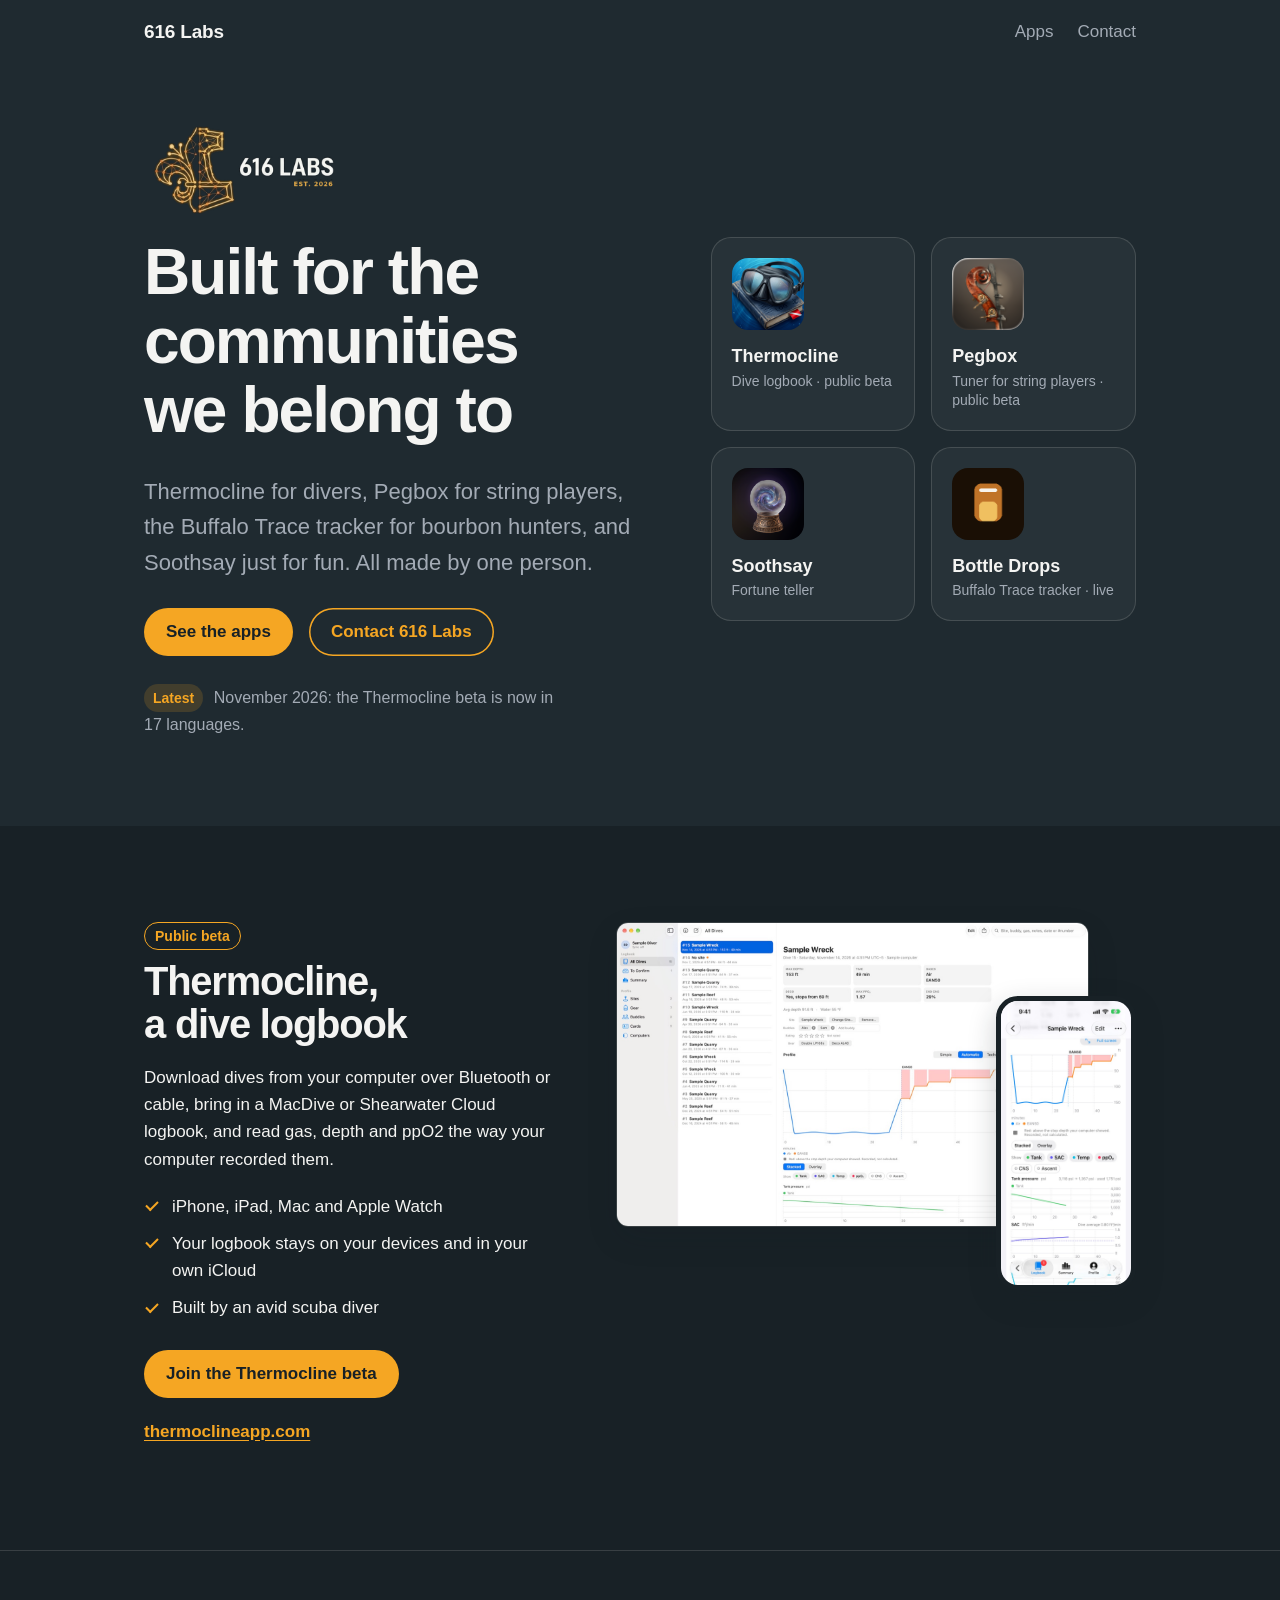
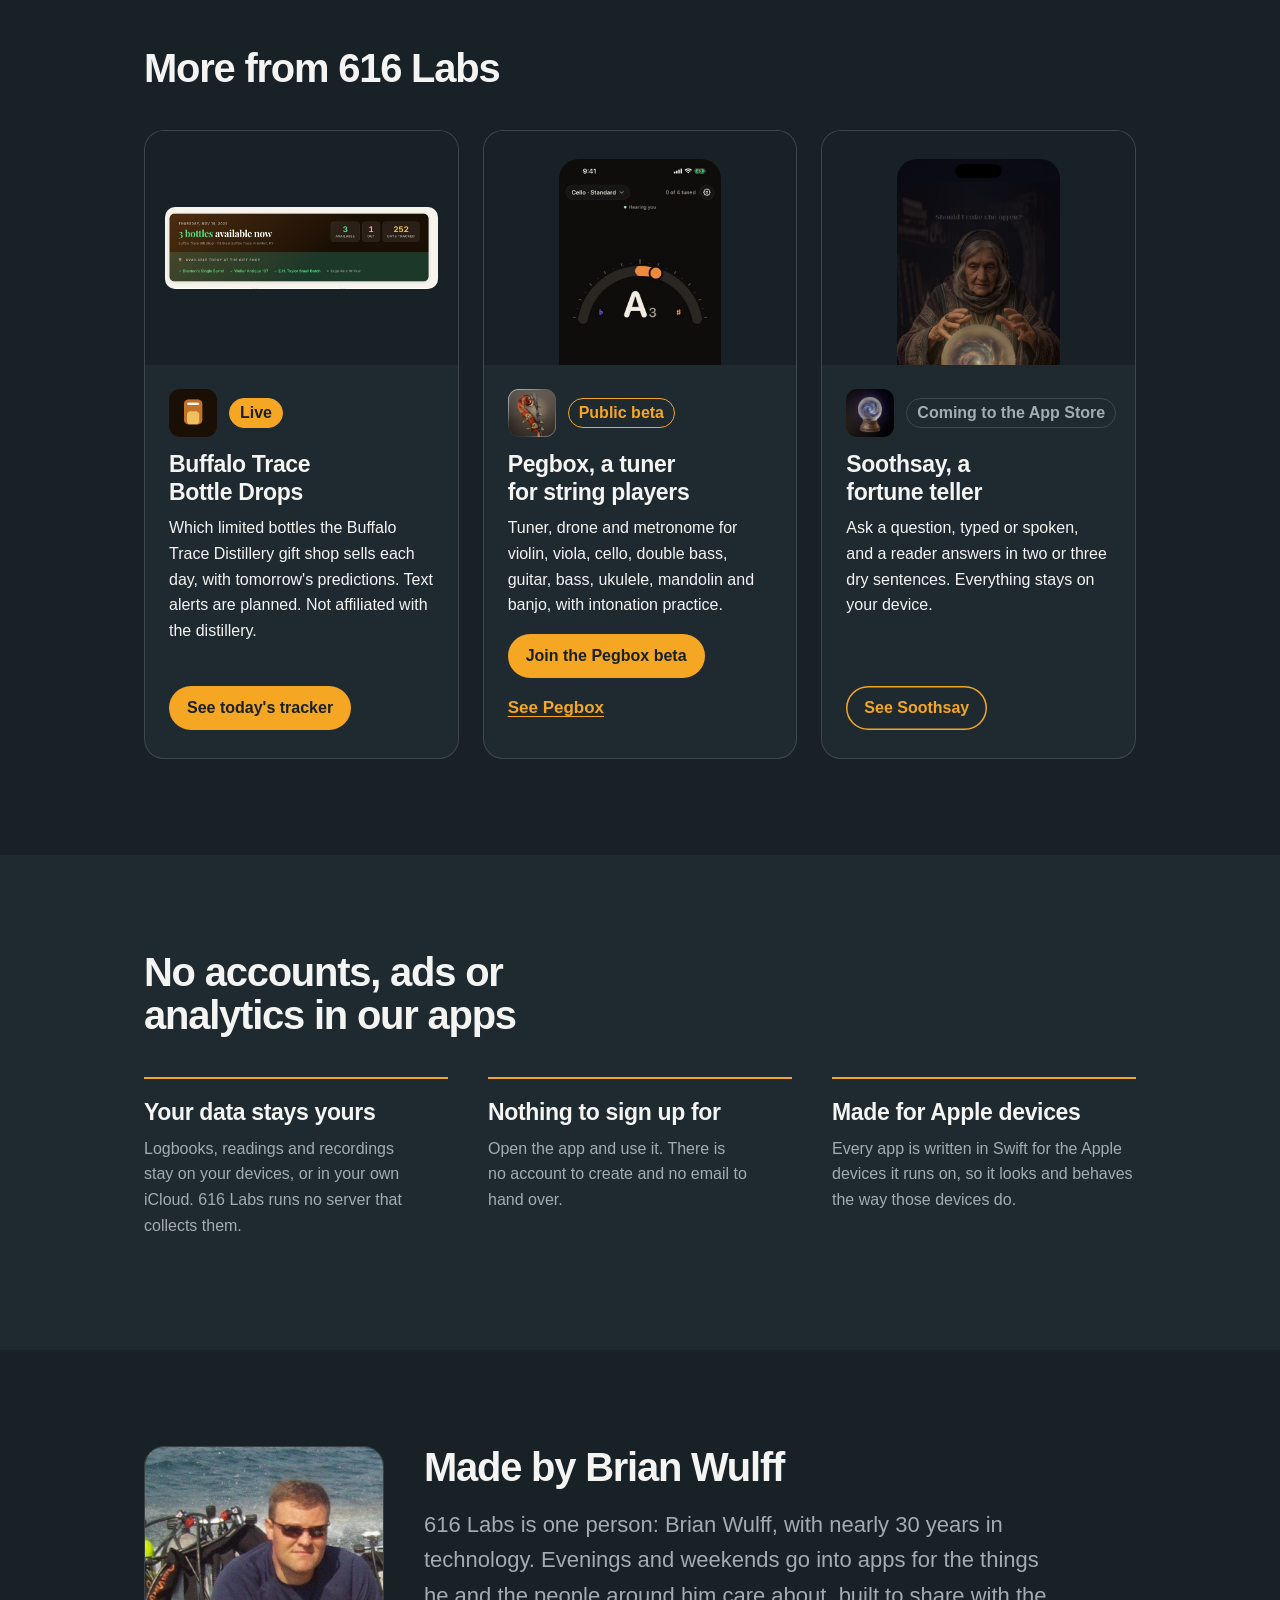
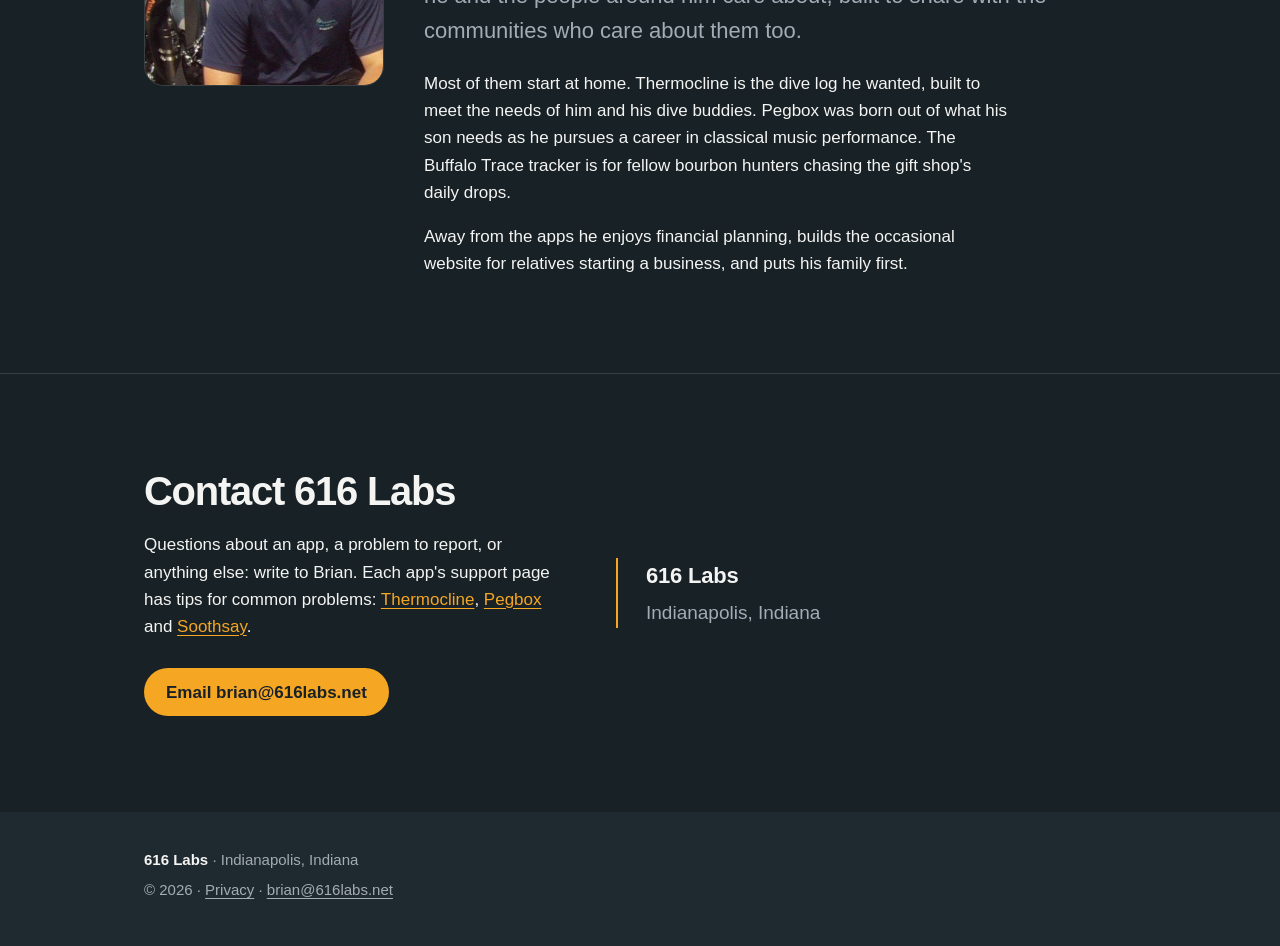
<file: index.html>
<!doctype html>
<html lang="en">
<head>
  <meta charset="utf-8">
  <meta name="viewport" content="width=device-width, initial-scale=1">
  <title>616 Labs: built for the communities we belong to</title>
  <meta name="description" content="616 Labs is a small software company in Indianapolis, Indiana. It makes Thermocline, a dive logbook; Pegbox, a tuner for string players; Soothsay; and the Buffalo Trace Bottle Drops tracker.">
  <link rel="canonical" href="https://616labs.net/">
  <meta name="theme-color" content="#1f2a30">
  <meta property="og:type" content="website">
  <meta property="og:site_name" content="616 Labs">
  <meta property="og:title" content="616 Labs: built for the communities we belong to">
  <meta property="og:description" content="616 Labs makes Thermocline, Pegbox and Soothsay for Apple devices, and the Buffalo Trace Bottle Drops tracker.">
  <meta property="og:url" content="https://616labs.net/">
  <meta property="og:image" content="https://616labs.net/images/og-card.jpg">
  <meta property="og:image:width" content="1200">
  <meta property="og:image:height" content="630">
  <meta property="og:image:alt" content="616 Labs logo: a fleur-de-lis and Thor's hammer joined on one line, est. 2026">
  <meta name="twitter:card" content="summary_large_image">
  <meta name="twitter:title" content="616 Labs: built for the communities we belong to">
  <meta name="twitter:description" content="616 Labs makes Thermocline, Pegbox and Soothsay for Apple devices, and the Buffalo Trace Bottle Drops tracker.">
  <meta name="twitter:image" content="https://616labs.net/images/og-card.jpg">
  <link rel="icon" href="favicon.svg" type="image/svg+xml">
  <link rel="icon" href="favicon-32.png" type="image/png" sizes="32x32">
  <link rel="apple-touch-icon" href="apple-touch-icon.png">
  <link rel="stylesheet" href="styles.css?v=9">
  <script type="application/ld+json">
  {
    "@context": "https://schema.org",
    "@type": "Organization",
    "name": "616 Labs",
    "alternateName": "616Labs",
    "url": "https://616labs.net/",
    "email": "brian@616labs.net",
    "address": { "@type": "PostalAddress", "addressLocality": "Indianapolis", "addressRegion": "IN", "addressCountry": "US" },
    "founder": { "@type": "Person", "name": "Brian Wulff" }
  }
  </script>
</head>
<body>
  <a class="skip" href="#main">Skip to content</a>

  <header class="site-header">
    <div class="wrap">
      <a class="brand" href="./" aria-label="616 Labs home"><span class="brand-name">616 Labs</span></a>
      <nav class="site-nav" aria-label="Main">
        <a href="#apps">Apps</a>
        <a href="#contact">Contact</a>
      </nav>
    </div>
  </header>

  <main id="main">
    <section class="hero-band" aria-labelledby="hero-title">
      <div class="wrap hero-grid">
        <div class="hero-copy">
          <div class="hero-logo">
            <img src="images/brand/lockup-transparent-640.png" width="640" height="271" alt="616 Labs, est. 2026" fetchpriority="high">
          </div>
          <h1 id="hero-title">Built for the communities we belong to</h1>
          <p class="lede">Thermocline for divers, Pegbox for string players, the Buffalo Trace tracker for bourbon hunters, and Soothsay just for fun. All made by one person.</p>
          <div class="actions">
            <a class="button" href="#apps">See the apps</a>
            <a class="button secondary" href="#contact">Contact 616 Labs</a>
          </div>
          <p class="news"><span class="news-label">Latest</span> <time datetime="2026-11">November 2026</time>: the Thermocline beta is now in 17 languages.</p>
        </div>
        <ul class="hero-apps" aria-label="Our apps">
          <li><a href="#apps"><img src="images/thermocline-icon.png" width="72" height="72" alt=""><span class="app-name">Thermocline</span><span class="app-kind">Dive logbook · public beta</span></a></li>
          <li><a href="pegbox/"><img src="images/pegbox-icon.png" width="72" height="72" alt=""><span class="app-name">Pegbox</span><span class="app-kind">Tuner for string players · public beta</span></a></li>
          <li><a href="soothsay/"><img src="images/soothsay-icon.png" width="72" height="72" alt=""><span class="app-name">Soothsay</span><span class="app-kind">Fortune teller</span></a></li>
          <li><a href="https://buffalotracebottledrops.com/"><img src="images/buffalo-trace-icon.png" width="72" height="72" alt=""><span class="app-name">Bottle Drops</span><span class="app-kind">Buffalo Trace tracker · live</span></a></li>
        </ul>
      </div>
    </section>

    <section id="apps" class="flagship" aria-labelledby="thermocline-title">
      <div class="wrap split">
        <div class="split-copy">
          <p class="stage beta">Public beta</p>
          <h2 id="thermocline-title">Thermocline, a dive logbook</h2>
          <p>Download dives from your computer over Bluetooth or cable, bring in a MacDive or Shearwater Cloud logbook, and read gas, depth and ppO2 the way your computer recorded them.</p>
          <ul class="ticks">
            <li>iPhone, iPad, Mac and Apple Watch</li>
            <li>Your logbook stays on your devices and in your own iCloud</li>
            <li>Built by an avid scuba diver</li>
          </ul>
          <div class="actions">
            <a class="button" href="https://testflight.apple.com/join/ygF4ngNd">Join the Thermocline beta</a>
            <a class="text-link" href="https://thermoclineapp.com/">thermoclineapp.com</a>
          </div>
        </div>
        <figure class="devices">
          <img class="device-mac" src="images/products/thermocline-mac.jpg" width="1400" height="902" alt="Thermocline on a Mac: a 153 ft wreck dive with its depth profile, gases and decompression stops" loading="lazy">
          <img class="device-phone" src="images/products/thermocline-iphone.jpg" width="600" height="1304" alt="Thermocline on iPhone: the same dive's profile with tank pressure and SAC charts" loading="lazy">
        </figure>
      </div>
    </section>

    <section class="more" aria-labelledby="more-title">
      <div class="wrap">
        <h2 id="more-title">More from 616 Labs</h2>
        <ul class="cards">
          <li class="card">
            <div class="card-shot shot-wide"><img src="images/products/buffalo-trace.jpg" width="1000" height="300" alt="The Buffalo Trace Bottle Drops tracker showing three bottles available today" loading="lazy"></div>
            <div class="card-body">
              <div class="card-head"><img class="card-icon" src="images/buffalo-trace-icon.png" width="48" height="48" alt="" loading="lazy"><p class="stage live">Live</p></div>
              <h3>Buffalo Trace Bottle Drops</h3>
              <p>Which limited bottles the Buffalo Trace Distillery gift shop sells each day, with tomorrow's predictions. Text alerts are planned. Not affiliated with the distillery.</p>
              <a class="button small" href="https://buffalotracebottledrops.com/">See today's tracker</a>
            </div>
          </li>
          <li class="card">
            <div class="card-shot shot-phone"><img src="images/products/pegbox.jpg" width="506" height="1100" alt="Pegbox tuning a cello A string" loading="lazy"></div>
            <div class="card-body">
              <div class="card-head"><img class="card-icon" src="images/pegbox-icon.png" width="48" height="48" alt="" loading="lazy"><p class="stage beta">Public beta</p></div>
              <h3>Pegbox, a tuner for string players</h3>
              <p>Tuner, drone and metronome for violin, viola, cello, double bass, guitar, bass, ukulele, mandolin and banjo, with intonation practice.</p>
              <div class="card-actions">
                <a class="button small" href="https://testflight.apple.com/join/WEqycQEb">Join the Pegbox beta</a>
                <a class="text-link" href="pegbox/">See Pegbox</a>
              </div>
            </div>
          </li>
          <li class="card">
            <div class="card-shot shot-phone"><img src="images/products/soothsay.jpg" width="506" height="1100" alt="Soothsay's reader answering a question over the crystal ball" loading="lazy"></div>
            <div class="card-body">
              <div class="card-head"><img class="card-icon" src="images/soothsay-icon.png" width="48" height="48" alt="" loading="lazy"><p class="stage">Coming to the App Store</p></div>
              <h3>Soothsay, a fortune teller</h3>
              <p>Ask a question, typed or spoken, and a reader answers in two or three dry sentences. Everything stays on your device.</p>
              <a class="button small secondary" href="soothsay/">See Soothsay</a>
            </div>
          </li>
        </ul>
      </div>
    </section>

    <section class="principles" aria-labelledby="principles-title">
      <div class="wrap">
        <h2 id="principles-title">No accounts, ads or analytics in our apps</h2>
        <ul class="principle-list">
          <li>
            <h3>Your data stays yours</h3>
            <p>Logbooks, readings and recordings stay on your devices, or in your own iCloud. 616 Labs runs no server that collects them.</p>
          </li>
          <li>
            <h3>Nothing to sign up for</h3>
            <p>Open the app and use it. There is no account to create and no email to hand over.</p>
          </li>
          <li>
            <h3>Made for Apple devices</h3>
            <p>Every app is written in Swift for the Apple devices it runs on, so it looks and behaves the way those devices do.</p>
          </li>
        </ul>
      </div>
    </section>

    <section class="maker-band" aria-labelledby="maker-title">
      <div class="wrap maker-row">
        <img class="maker-photo" src="images/people/brian-wulff.jpg" width="639" height="639" alt="Brian Wulff on a dive boat, with tanks and dive gear behind him" loading="lazy">
        <div>
          <h2 id="maker-title">Made by Brian Wulff</h2>
          <p class="lede">616 Labs is one person: Brian Wulff, with nearly 30 years in technology. Evenings and weekends go into apps for the things he and the people around him care about, built to share with the communities who care about them too.</p>
          <p>Most of them start at home. Thermocline is the dive log he wanted, built to meet the needs of him and his dive buddies. Pegbox was born out of what his son needs as he pursues a career in classical music performance. The Buffalo Trace tracker is for fellow bourbon hunters chasing the gift shop's daily drops.</p>
          <p>Away from the apps he enjoys financial planning, builds the occasional website for relatives starting a business, and puts his family first.</p>
        </div>
      </div>
    </section>

    <section id="contact" class="contact" aria-labelledby="contact-title">
      <div class="wrap split">
        <div class="split-copy">
          <h2 id="contact-title">Contact 616 Labs</h2>
          <p>Questions about an app, a problem to report, or anything else: write to Brian. Each app's support page has tips for common problems: <a href="https://thermoclineapp.com/support.html">Thermocline</a>, <a href="pegbox/#support">Pegbox</a> and <a href="soothsay/#support">Soothsay</a>.</p>
          <div class="actions">
            <a class="button" href="mailto:brian@616labs.net">Email brian@616labs.net</a>
          </div>
        </div>
        <address class="company">
          <strong>616 Labs</strong>
          Indianapolis, Indiana
        </address>
      </div>
    </section>
  </main>

  <footer class="site-footer">
    <div class="wrap">
      <p><strong>616 Labs</strong> · Indianapolis, Indiana</p>
      <p>© 2026 · <a href="privacy.html">Privacy</a> · <a href="mailto:brian@616labs.net">brian@616labs.net</a></p>
    </div>
  </footer>
</body>
</html>
</file>
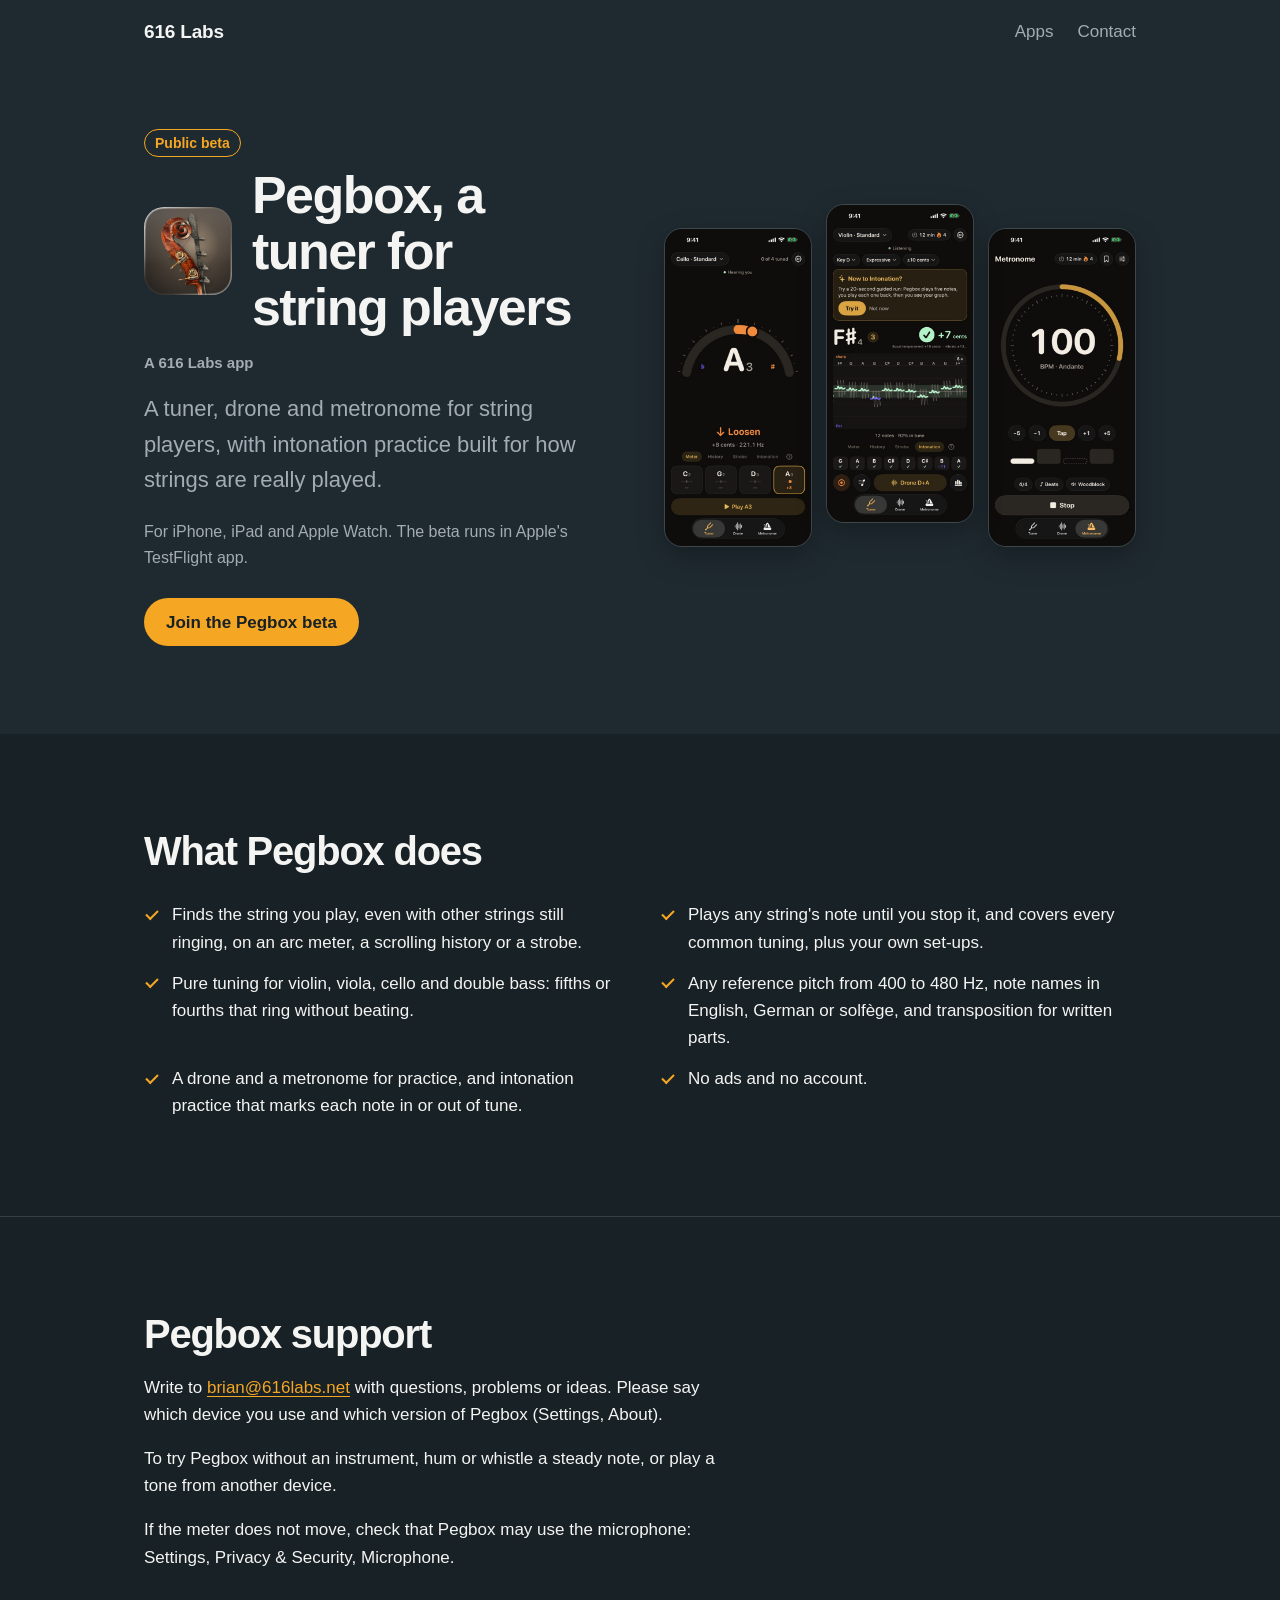
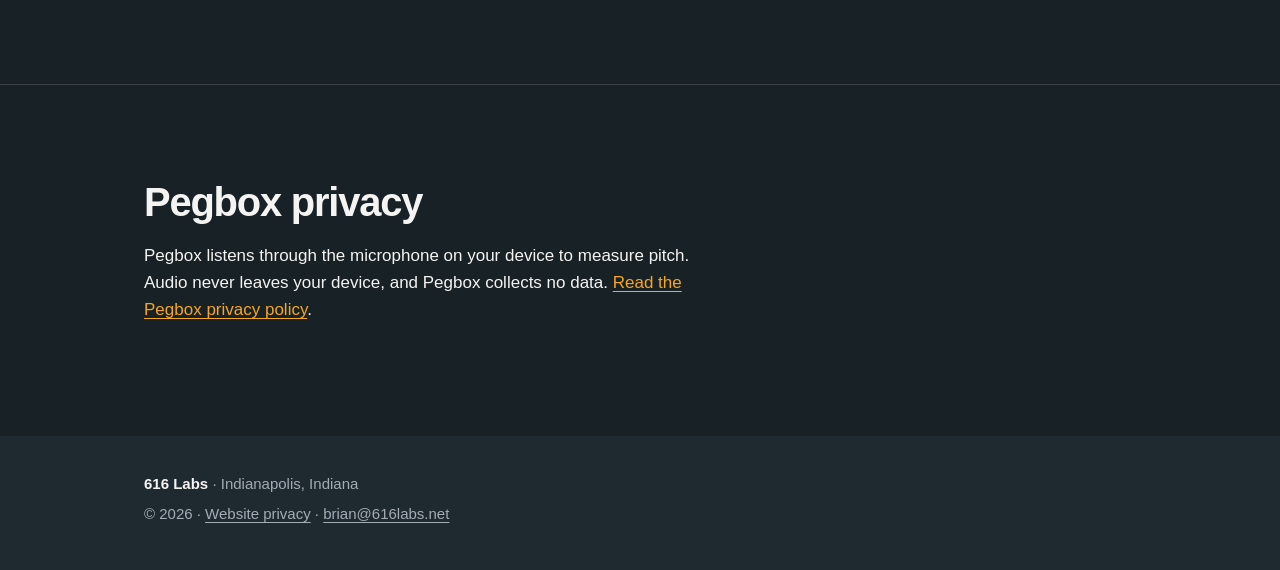
<file: pegbox/index.html>
<!doctype html>
<html lang="en">
<head>
  <meta charset="utf-8">
  <meta name="viewport" content="width=device-width, initial-scale=1">
  <title>Pegbox: a tuner and practice app for string players</title>
  <meta name="description" content="Pegbox is a tuner, drone and metronome for violin, viola, cello, double bass, guitar, bass, ukulele, mandolin and banjo, with intonation practice. For iPhone, iPad and Apple Watch. Coming to the App Store.">
  <link rel="canonical" href="https://616labs.net/pegbox/">
  <meta name="theme-color" content="#1f2a30">
  <meta property="og:type" content="website">
  <meta property="og:site_name" content="616 Labs">
  <meta property="og:title" content="Pegbox: a tuner and practice app for string players">
  <meta property="og:description" content="Pegbox is a tuner, drone and metronome for violin, viola, cello, double bass, guitar, bass, ukulele, mandolin and banjo, with intonation practice. For iPhone, iPad and Apple Watch. Coming to the App Store.">
  <meta property="og:url" content="https://616labs.net/pegbox/">
  <meta property="og:image" content="https://616labs.net/images/og-card.jpg">
  <meta property="og:image:width" content="1200">
  <meta property="og:image:height" content="630">
  <meta property="og:image:alt" content="616 Labs logo: a fleur-de-lis and Thor\'s hammer joined on one line, est. 2026">
  <meta name="twitter:card" content="summary_large_image">
  <meta name="twitter:title" content="Pegbox: a tuner and practice app for string players">
  <meta name="twitter:description" content="Pegbox is a tuner, drone and metronome for violin, viola, cello, double bass, guitar, bass, ukulele, mandolin and banjo, with intonation practice. For iPhone, iPad and Apple Watch. Coming to the App Store.">
  <meta name="twitter:image" content="https://616labs.net/images/og-card.jpg">
  <link rel="icon" href="../favicon.svg" type="image/svg+xml">
  <link rel="icon" href="../favicon-32.png" type="image/png" sizes="32x32">
  <link rel="apple-touch-icon" href="../apple-touch-icon.png">
  <link rel="stylesheet" href="../styles.css?v=9">
</head>
<body>
  <a class="skip" href="#main">Skip to content</a>

  <header class="site-header">
    <div class="wrap">
      <a class="brand" href="../" aria-label="616 Labs home"><span class="brand-name">616 Labs</span></a>
      <nav class="site-nav" aria-label="Main">
        <a href="../#apps">Apps</a>
        <a href="../#contact">Contact</a>
      </nav>
    </div>
  </header>

  <main id="main">
    <section class="hero-band app-hero" aria-labelledby="app-title">
      <div class="wrap app-grid">
        <div class="app-copy">
        <p class="stage beta">Public beta</p>
        <div class="head">
          <img src="../images/pegbox-icon.png" width="96" height="96" alt="Pegbox app icon">
          <h1 id="app-title">Pegbox, a tuner for string players</h1>
        </div>
        <p class="maker">A 616 Labs app</p>
        <p class="lede">A tuner, drone and metronome for string players, with intonation practice built for how strings are really played.</p>
        <p class="fact">For iPhone, iPad and Apple Watch. The beta runs in Apple's TestFlight app.</p>
        <div class="actions">
          <a class="button" href="https://testflight.apple.com/join/WEqycQEb">Join the Pegbox beta</a>
        </div>
        </div>
        <ul class="shots">
          <li><img src="images/shot-1.jpg" width="506" height="1100" alt="The Pegbox tuner showing a cello A string 8 cents sharp, with a prompt to loosen it" loading="lazy"></li>
          <li><img src="images/shot-2.jpg" width="506" height="1100" alt="The Pegbox intonation view" loading="lazy"></li>
          <li><img src="images/shot-3.jpg" width="506" height="1100" alt="The Pegbox metronome" loading="lazy"></li>
        </ul>
      </div>
    </section>

    <section aria-labelledby="what-title">
      <div class="wrap">
        <h2 id="what-title">What Pegbox does</h2>
        <ul class="ticks features">
          <li>Finds the string you play, even with other strings still ringing, on an arc meter, a scrolling history or a strobe.</li>
          <li>Plays any string's note until you stop it, and covers every common tuning, plus your own set-ups.</li>
          <li>Pure tuning for violin, viola, cello and double bass: fifths or fourths that ring without beating.</li>
          <li>Any reference pitch from 400 to 480&nbsp;Hz, note names in English, German or solfège, and transposition for written parts.</li>
          <li>A drone and a metronome for practice, and intonation practice that marks each note in or out of tune.</li>
          <li>No ads and no account.</li>
        </ul>
      </div>
    </section>

    <section id="support" aria-labelledby="support-title">
      <div class="wrap">
        <h2 id="support-title">Pegbox support</h2>
        <p>Write to <a href="mailto:brian@616labs.net">brian@616labs.net</a> with questions, problems or ideas. Please say which device you use and which version of Pegbox (Settings, About).</p>
        <p>To try Pegbox without an instrument, hum or whistle a steady note, or play a tone from another device.</p>
        <p>If the meter does not move, check that Pegbox may use the microphone: Settings, Privacy &amp; Security, Microphone.</p>
      </div>
    </section>

    <section id="privacy" aria-labelledby="privacy-title">
      <div class="wrap">
        <h2 id="privacy-title">Pegbox privacy</h2>
        <p>Pegbox listens through the microphone on your device to measure pitch. Audio never leaves your device, and Pegbox collects no data. <a href="privacy.html">Read the Pegbox privacy policy</a>.</p>
      </div>
    </section>
  </main>

  <footer class="site-footer">
    <div class="wrap">
      <p><strong>616 Labs</strong> · Indianapolis, Indiana</p>
      <p>© 2026 · <a href="../privacy.html">Website privacy</a> · <a href="mailto:brian@616labs.net">brian@616labs.net</a></p>
    </div>
  </footer>
</body>
</html>
</file>
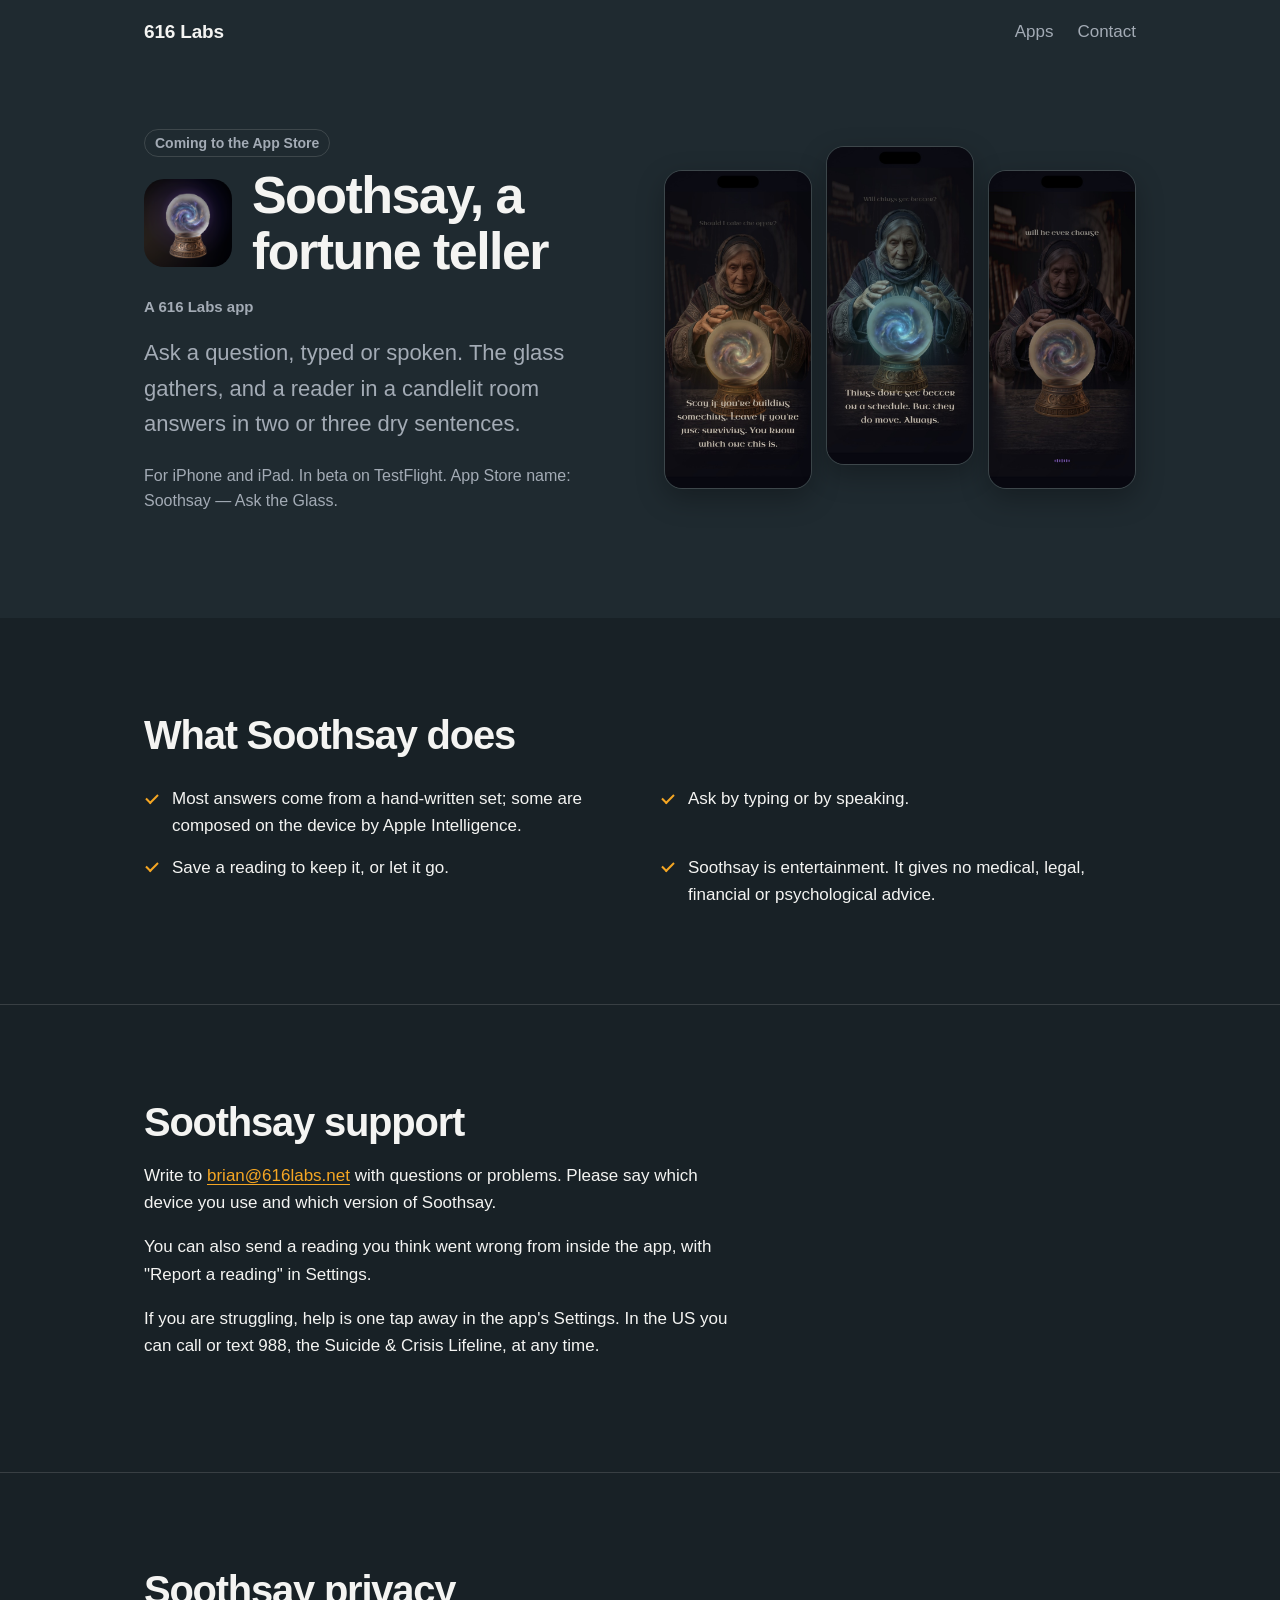
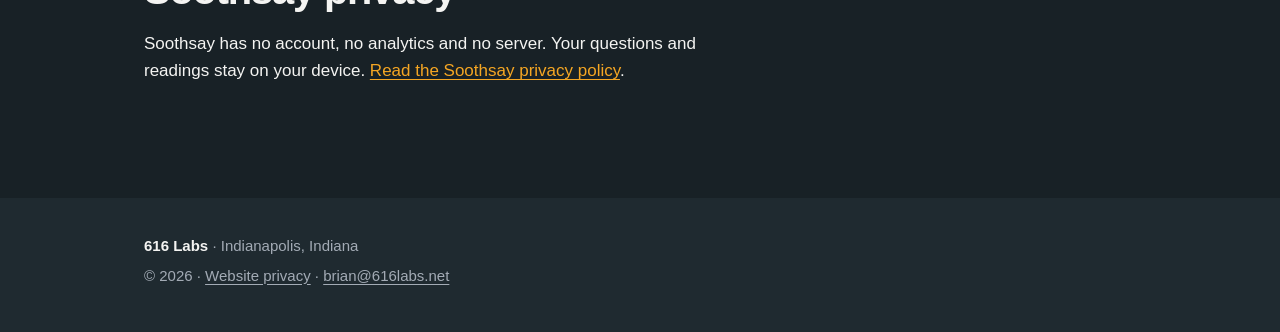
<file: soothsay/index.html>
<!doctype html>
<html lang="en">
<head>
  <meta charset="utf-8">
  <meta name="viewport" content="width=device-width, initial-scale=1">
  <title>Soothsay: a fortune teller for iPhone and iPad</title>
  <meta name="description" content="Ask Soothsay a question, typed or spoken, and a reader answers in two or three dry sentences. Everything stays on your device. Coming to the App Store.">
  <link rel="canonical" href="https://616labs.net/soothsay/">
  <meta name="theme-color" content="#1f2a30">
  <meta property="og:type" content="website">
  <meta property="og:site_name" content="616 Labs">
  <meta property="og:title" content="Soothsay: a fortune teller for iPhone and iPad">
  <meta property="og:description" content="Ask Soothsay a question, typed or spoken, and a reader answers in two or three dry sentences. Everything stays on your device. Coming to the App Store.">
  <meta property="og:url" content="https://616labs.net/soothsay/">
  <meta property="og:image" content="https://616labs.net/images/og-card.jpg">
  <meta property="og:image:width" content="1200">
  <meta property="og:image:height" content="630">
  <meta property="og:image:alt" content="616 Labs logo: a fleur-de-lis and Thor\'s hammer joined on one line, est. 2026">
  <meta name="twitter:card" content="summary_large_image">
  <meta name="twitter:title" content="Soothsay: a fortune teller for iPhone and iPad">
  <meta name="twitter:description" content="Ask Soothsay a question, typed or spoken, and a reader answers in two or three dry sentences. Everything stays on your device. Coming to the App Store.">
  <meta name="twitter:image" content="https://616labs.net/images/og-card.jpg">
  <link rel="icon" href="../favicon.svg" type="image/svg+xml">
  <link rel="icon" href="../favicon-32.png" type="image/png" sizes="32x32">
  <link rel="apple-touch-icon" href="../apple-touch-icon.png">
  <link rel="stylesheet" href="../styles.css?v=9">
</head>
<body>
  <a class="skip" href="#main">Skip to content</a>

  <header class="site-header">
    <div class="wrap">
      <a class="brand" href="../" aria-label="616 Labs home"><span class="brand-name">616 Labs</span></a>
      <nav class="site-nav" aria-label="Main">
        <a href="../#apps">Apps</a>
        <a href="../#contact">Contact</a>
      </nav>
    </div>
  </header>

  <main id="main">
    <section class="hero-band app-hero" aria-labelledby="app-title">
      <div class="wrap app-grid">
        <div class="app-copy">
        <p class="stage">Coming to the App Store</p>
        <div class="head">
          <img src="../images/soothsay-icon.png" width="96" height="96" alt="Soothsay app icon">
          <h1 id="app-title">Soothsay, a fortune teller</h1>
        </div>
        <p class="maker">A 616 Labs app</p>
        <p class="lede">Ask a question, typed or spoken. The glass gathers, and a reader in a candlelit room answers in two or three dry sentences.</p>
        <p class="fact">For iPhone and iPad. In beta on TestFlight. App Store name: Soothsay — Ask the Glass.</p>
        </div>
        <ul class="shots">
          <li><img src="images/shot-1.jpg" width="506" height="1100" alt="Soothsay answering the question &ldquo;Should I take the offer?&rdquo;" loading="lazy"></li>
          <li><img src="images/shot-2.jpg" width="506" height="1100" alt="A Soothsay reading" loading="lazy"></li>
          <li><img src="images/shot-3.jpg" width="506" height="1100" alt="Soothsay listening to a spoken question" loading="lazy"></li>
        </ul>
      </div>
    </section>

    <section aria-labelledby="what-title">
      <div class="wrap">
        <h2 id="what-title">What Soothsay does</h2>
        <ul class="ticks features">
          <li>Most answers come from a hand-written set; some are composed on the device by Apple Intelligence.</li>
          <li>Ask by typing or by speaking.</li>
          <li>Save a reading to keep it, or let it go.</li>
          <li>Soothsay is entertainment. It gives no medical, legal, financial or psychological advice.</li>
        </ul>
      </div>
    </section>

    <section id="support" aria-labelledby="support-title">
      <div class="wrap">
        <h2 id="support-title">Soothsay support</h2>
        <p>Write to <a href="mailto:brian@616labs.net">brian@616labs.net</a> with questions or problems. Please say which device you use and which version of Soothsay.</p>
        <p>You can also send a reading you think went wrong from inside the app, with "Report a reading" in Settings.</p>
        <p>If you are struggling, help is one tap away in the app's Settings. In the US you can call or text 988, the Suicide &amp; Crisis Lifeline, at any time.</p>
      </div>
    </section>

    <section id="privacy" aria-labelledby="privacy-title">
      <div class="wrap">
        <h2 id="privacy-title">Soothsay privacy</h2>
        <p>Soothsay has no account, no analytics and no server. Your questions and readings stay on your device. <a href="privacy.html">Read the Soothsay privacy policy</a>.</p>
      </div>
    </section>
  </main>

  <footer class="site-footer">
    <div class="wrap">
      <p><strong>616 Labs</strong> · Indianapolis, Indiana</p>
      <p>© 2026 · <a href="../privacy.html">Website privacy</a> · <a href="mailto:brian@616labs.net">brian@616labs.net</a></p>
    </div>
  </footer>
</body>
</html>
</file>
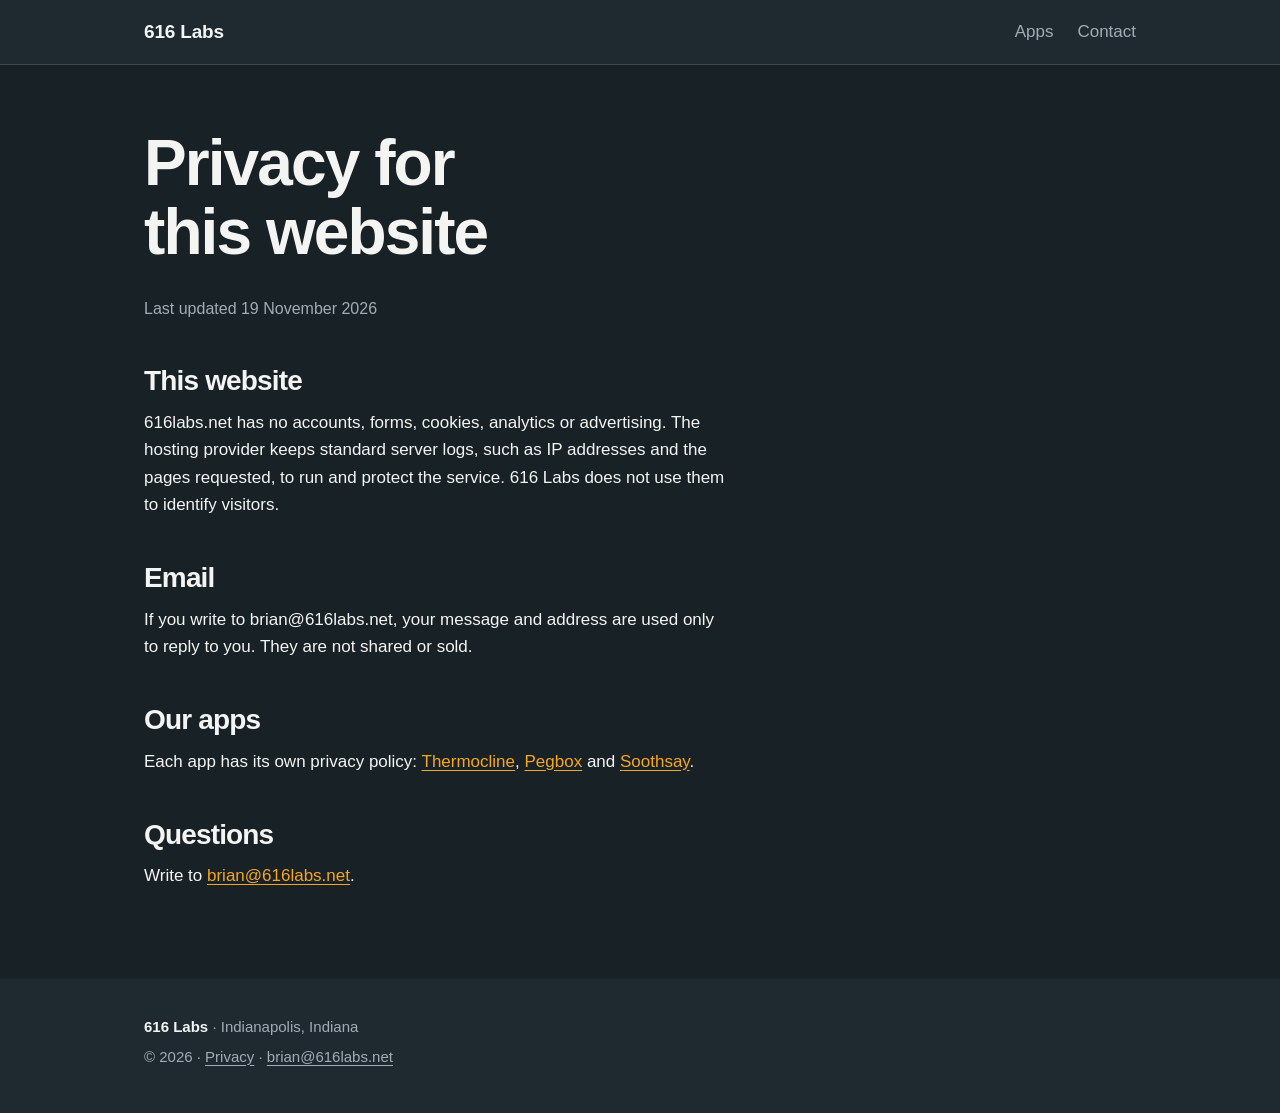
<file: privacy.html>
<!doctype html>
<html lang="en">
<head>
  <meta charset="utf-8">
  <meta name="viewport" content="width=device-width, initial-scale=1">
  <title>616 Labs: privacy for this website</title>
  <meta name="description" content="What the 616 Labs website collects: nothing beyond standard server logs. Each app has its own privacy policy.">
  <link rel="canonical" href="https://616labs.net/privacy.html">
  <meta name="theme-color" content="#1f2a30">
  <meta property="og:type" content="website">
  <meta property="og:site_name" content="616 Labs">
  <meta property="og:title" content="616 Labs: privacy for this website">
  <meta property="og:description" content="What the 616 Labs website collects, and where each app's privacy policy is.">
  <meta property="og:url" content="https://616labs.net/privacy.html">
  <meta property="og:image" content="https://616labs.net/images/og-card.jpg">
  <meta property="og:image:width" content="1200">
  <meta property="og:image:height" content="630">
  <meta property="og:image:alt" content="616 Labs logo: a fleur-de-lis and Thor\'s hammer joined on one line, est. 2026">
  <meta name="twitter:card" content="summary_large_image">
  <meta name="twitter:title" content="616 Labs: privacy for this website">
  <meta name="twitter:description" content="What the 616 Labs website collects, and where each app's privacy policy is.">
  <meta name="twitter:image" content="https://616labs.net/images/og-card.jpg">
  <link rel="icon" href="favicon.svg" type="image/svg+xml">
  <link rel="icon" href="favicon-32.png" type="image/png" sizes="32x32">
  <link rel="apple-touch-icon" href="apple-touch-icon.png">
  <link rel="stylesheet" href="styles.css?v=9">
</head>
<body>
  <a class="skip" href="#main">Skip to content</a>

  <header class="site-header">
    <div class="wrap">
      <a class="brand" href="./" aria-label="616 Labs home"><span class="brand-name">616 Labs</span></a>
      <nav class="site-nav" aria-label="Main">
        <a href="./#apps">Apps</a>
        <a href="./#contact">Contact</a>
      </nav>
    </div>
  </header>

  <main id="main" class="doc">
    <div class="wrap">
      <h1>Privacy for this website</h1>
      <p class="updated">Last updated 19 November 2026</p>

      <h2>This website</h2>
      <p>616labs.net has no accounts, forms, cookies, analytics or advertising. The hosting provider keeps standard server logs, such as IP addresses and the pages requested, to run and protect the service. 616 Labs does not use them to identify visitors.</p>

      <h2>Email</h2>
      <p>If you write to brian@616labs.net, your message and address are used only to reply to you. They are not shared or sold.</p>

      <h2>Our apps</h2>
      <p>Each app has its own privacy policy: <a href="https://thermoclineapp.com/privacy.html">Thermocline</a>, <a href="pegbox/privacy.html">Pegbox</a> and <a href="soothsay/privacy.html">Soothsay</a>.</p>

      <h2>Questions</h2>
      <p>Write to <a href="mailto:brian@616labs.net">brian@616labs.net</a>.</p>
    </div>
  </main>

  <footer class="site-footer">
    <div class="wrap">
      <p><strong>616 Labs</strong> · Indianapolis, Indiana</p>
      <p>© 2026 · <a href="privacy.html" aria-current="page">Privacy</a> · <a href="mailto:brian@616labs.net">brian@616labs.net</a></p>
    </div>
  </footer>
</body>
</html>
</file>
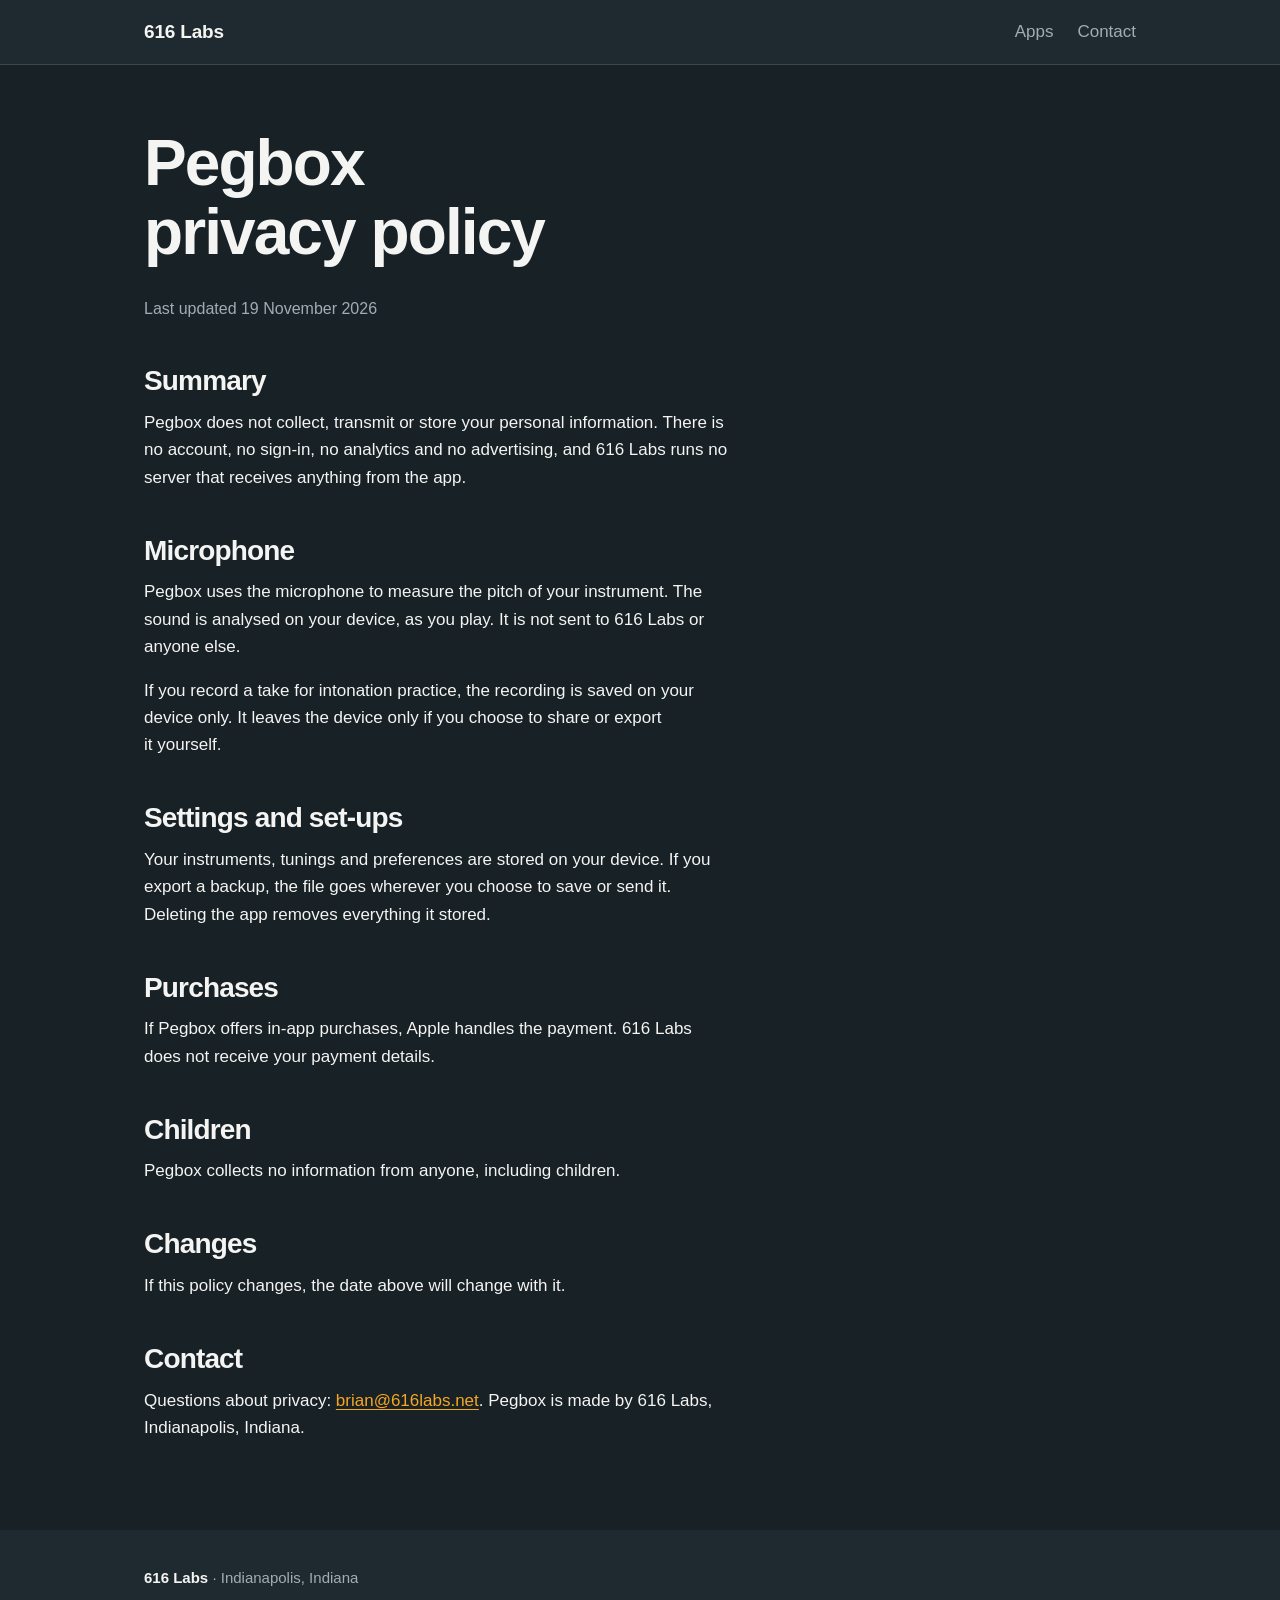
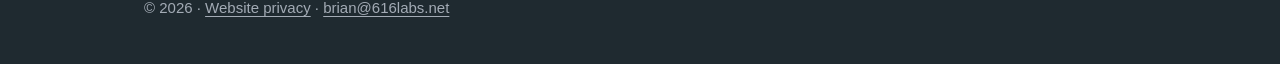
<file: pegbox/privacy.html>
<!doctype html>
<html lang="en">
<head>
  <meta charset="utf-8">
  <meta name="viewport" content="width=device-width, initial-scale=1">
  <title>Pegbox privacy policy</title>
  <meta name="description" content="Pegbox collects no data. Audio from the microphone is analysed on your device and never leaves it.">
  <link rel="canonical" href="https://616labs.net/pegbox/privacy.html">
  <meta name="theme-color" content="#1f2a30">
  <meta property="og:type" content="website">
  <meta property="og:site_name" content="616 Labs">
  <meta property="og:title" content="Pegbox privacy policy">
  <meta property="og:description" content="Pegbox collects no data. Audio from the microphone is analysed on your device and never leaves it.">
  <meta property="og:url" content="https://616labs.net/pegbox/privacy.html">
  <meta property="og:image" content="https://616labs.net/images/og-card.jpg">
  <meta property="og:image:width" content="1200">
  <meta property="og:image:height" content="630">
  <meta property="og:image:alt" content="616 Labs logo: a fleur-de-lis and Thor\'s hammer joined on one line, est. 2026">
  <meta name="twitter:card" content="summary_large_image">
  <meta name="twitter:title" content="Pegbox privacy policy">
  <meta name="twitter:description" content="Pegbox collects no data. Audio from the microphone is analysed on your device and never leaves it.">
  <meta name="twitter:image" content="https://616labs.net/images/og-card.jpg">
  <link rel="icon" href="../favicon.svg" type="image/svg+xml">
  <link rel="icon" href="../favicon-32.png" type="image/png" sizes="32x32">
  <link rel="apple-touch-icon" href="../apple-touch-icon.png">
  <link rel="stylesheet" href="../styles.css?v=9">
</head>
<body>
  <a class="skip" href="#main">Skip to content</a>

  <header class="site-header">
    <div class="wrap">
      <a class="brand" href="../" aria-label="616 Labs home"><span class="brand-name">616 Labs</span></a>
      <nav class="site-nav" aria-label="Main">
        <a href="../#apps">Apps</a>
        <a href="../#contact">Contact</a>
      </nav>
    </div>
  </header>

  <main id="main" class="doc">
    <div class="wrap">
      <h1>Pegbox privacy policy</h1>
      <p class="updated">Last updated 19 November 2026</p>
      <h2>Summary</h2>
      <p>Pegbox does not collect, transmit or store your personal information. There is no account, no sign-in, no analytics and no advertising, and 616 Labs runs no server that receives anything from the app.</p>
      <h2>Microphone</h2>
      <p>Pegbox uses the microphone to measure the pitch of your instrument. The sound is analysed on your device, as you play. It is not sent to 616 Labs or anyone else.</p>
      <p>If you record a take for intonation practice, the recording is saved on your device only. It leaves the device only if you choose to share or export it yourself.</p>
      <h2>Settings and set-ups</h2>
      <p>Your instruments, tunings and preferences are stored on your device. If you export a backup, the file goes wherever you choose to save or send it. Deleting the app removes everything it stored.</p>
      <h2>Purchases</h2>
      <p>If Pegbox offers in-app purchases, Apple handles the payment. 616 Labs does not receive your payment details.</p>
      <h2>Children</h2>
      <p>Pegbox collects no information from anyone, including children.</p>
      <h2>Changes</h2>
      <p>If this policy changes, the date above will change with it.</p>
      <h2>Contact</h2>
      <p>Questions about privacy: <a href="mailto:brian@616labs.net">brian@616labs.net</a>. Pegbox is made by 616 Labs, Indianapolis, Indiana.</p>
    </div>
  </main>

  <footer class="site-footer">
    <div class="wrap">
      <p><strong>616 Labs</strong> · Indianapolis, Indiana</p>
      <p>© 2026 · <a href="../privacy.html">Website privacy</a> · <a href="mailto:brian@616labs.net">brian@616labs.net</a></p>
    </div>
  </footer>
</body>
</html>
</file>
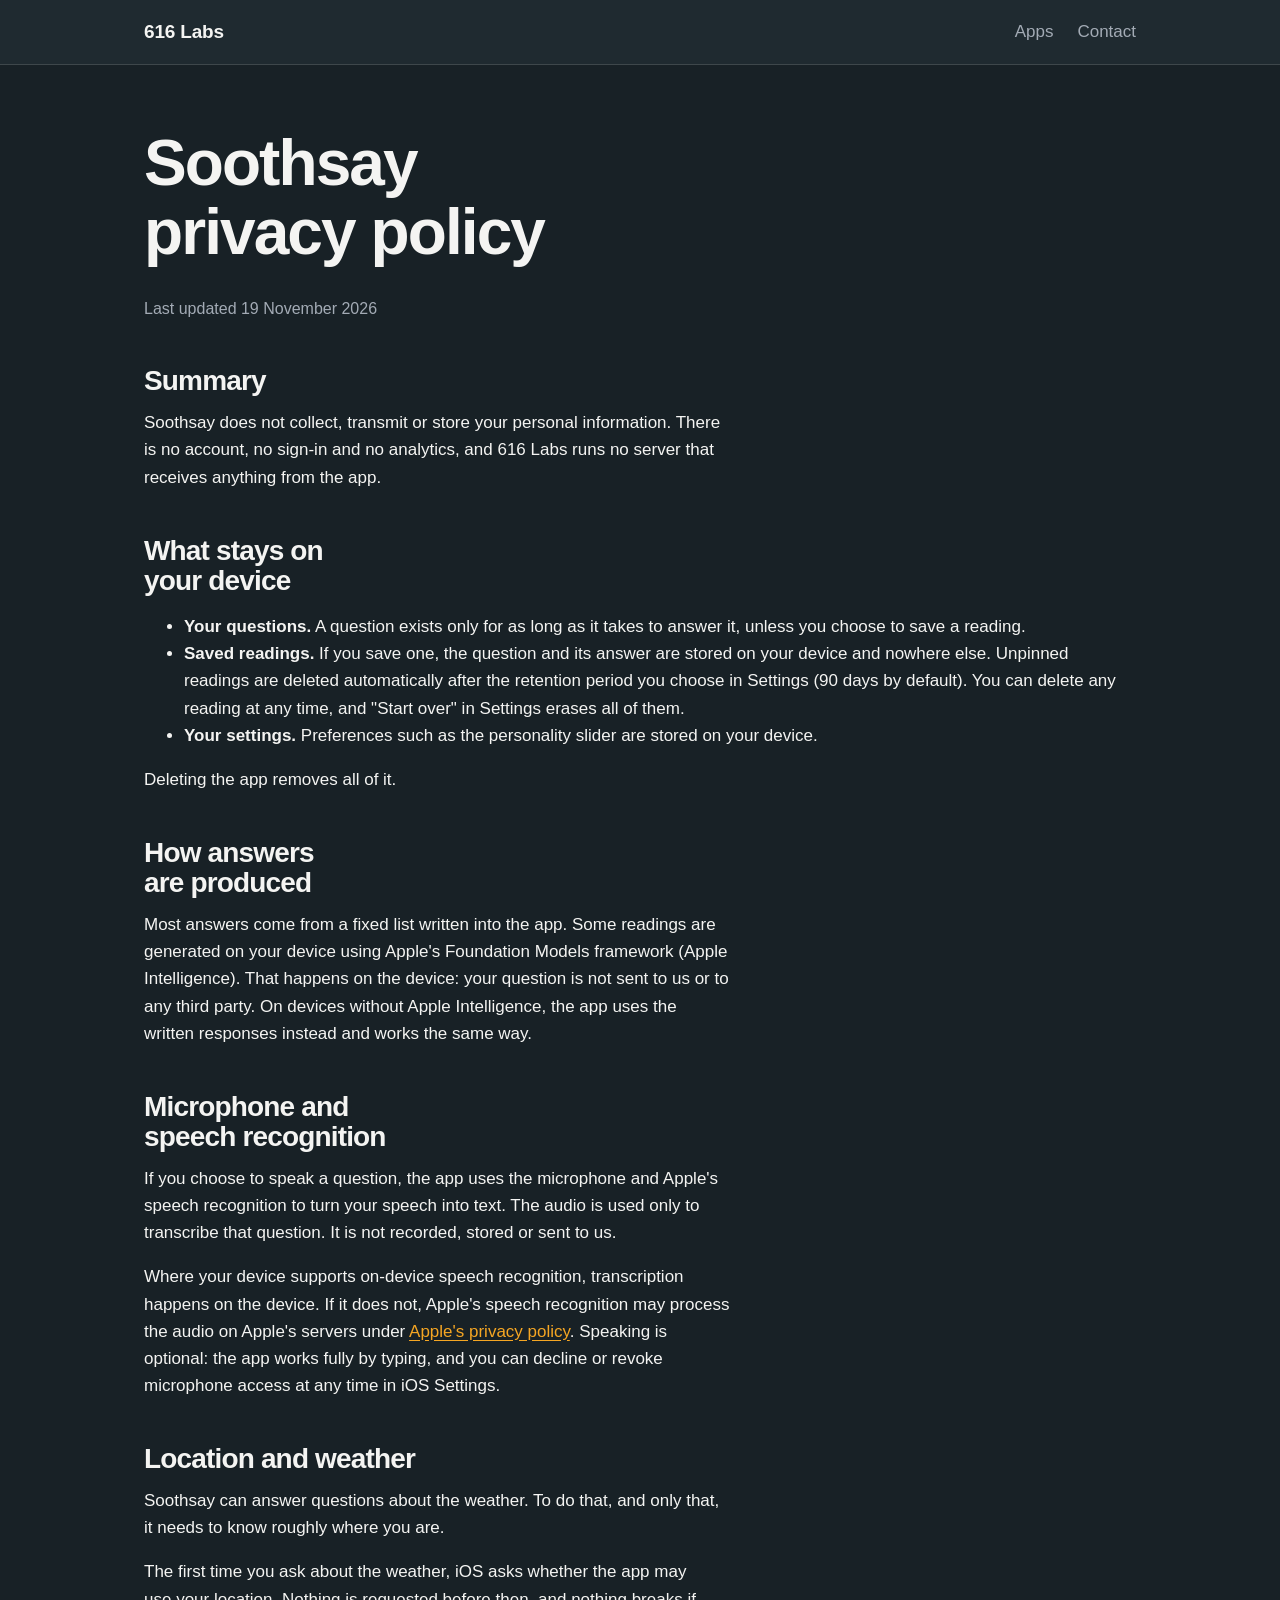
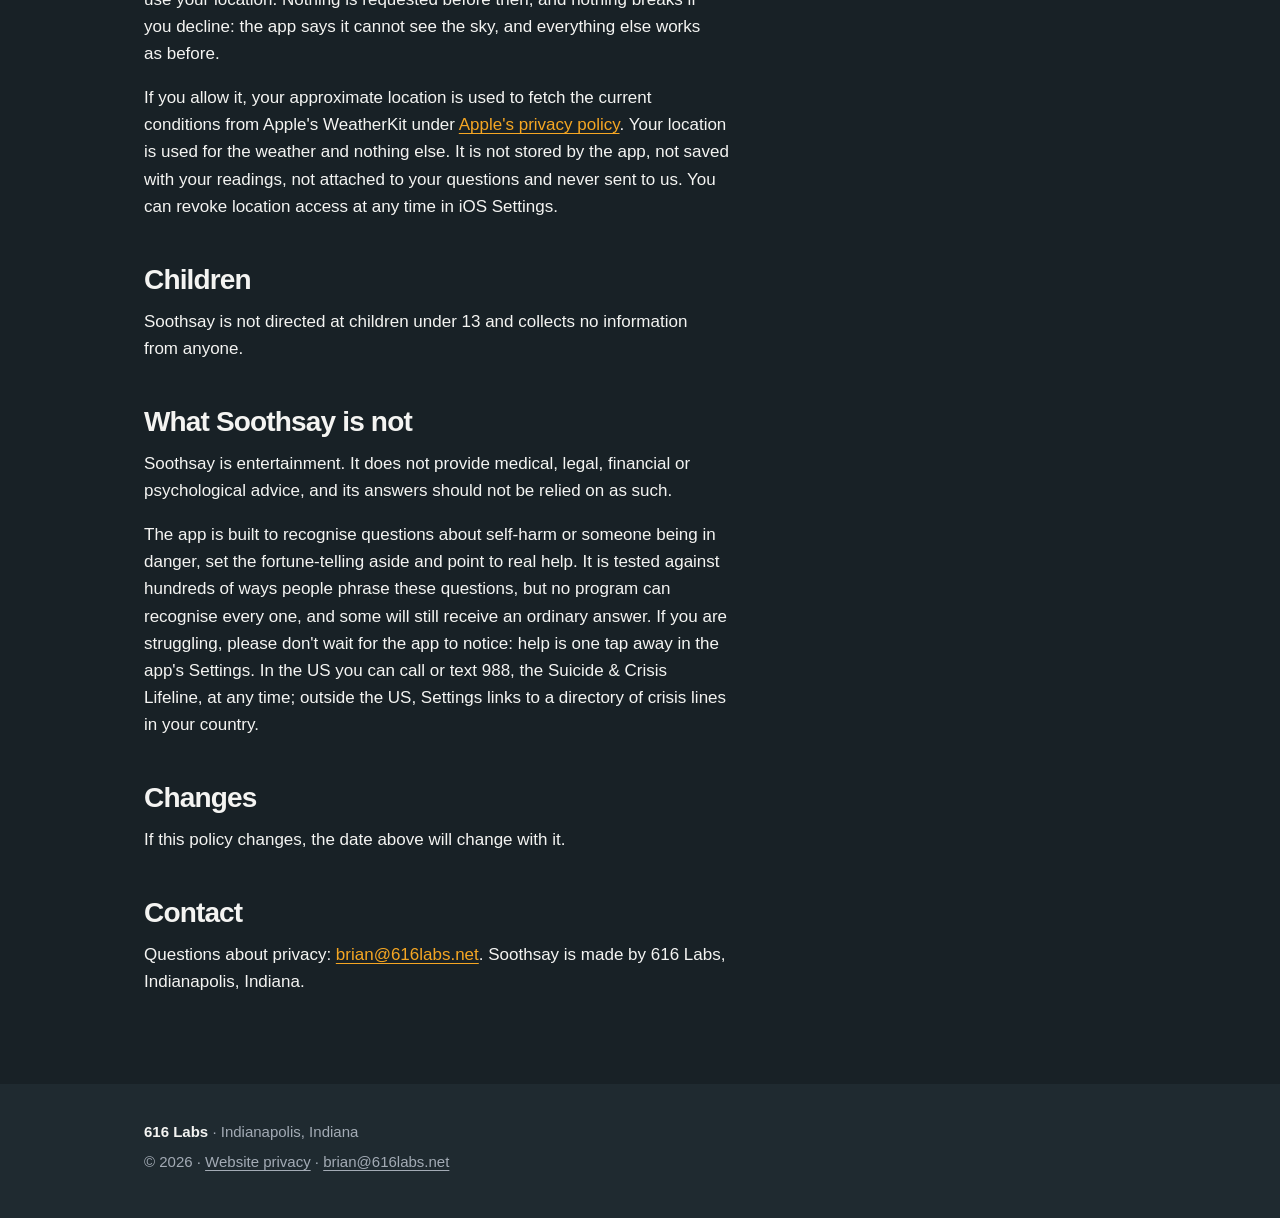
<file: soothsay/privacy.html>
<!doctype html>
<html lang="en">
<head>
  <meta charset="utf-8">
  <meta name="viewport" content="width=device-width, initial-scale=1">
  <title>Soothsay privacy policy</title>
  <meta name="description" content="Soothsay does not collect, transmit or store your personal information. Questions and readings stay on your device.">
  <link rel="canonical" href="https://616labs.net/soothsay/privacy.html">
  <meta name="theme-color" content="#1f2a30">
  <meta property="og:type" content="website">
  <meta property="og:site_name" content="616 Labs">
  <meta property="og:title" content="Soothsay privacy policy">
  <meta property="og:description" content="Soothsay does not collect, transmit or store your personal information. Questions and readings stay on your device.">
  <meta property="og:url" content="https://616labs.net/soothsay/privacy.html">
  <meta property="og:image" content="https://616labs.net/images/og-card.jpg">
  <meta property="og:image:width" content="1200">
  <meta property="og:image:height" content="630">
  <meta property="og:image:alt" content="616 Labs logo: a fleur-de-lis and Thor\'s hammer joined on one line, est. 2026">
  <meta name="twitter:card" content="summary_large_image">
  <meta name="twitter:title" content="Soothsay privacy policy">
  <meta name="twitter:description" content="Soothsay does not collect, transmit or store your personal information. Questions and readings stay on your device.">
  <meta name="twitter:image" content="https://616labs.net/images/og-card.jpg">
  <link rel="icon" href="../favicon.svg" type="image/svg+xml">
  <link rel="icon" href="../favicon-32.png" type="image/png" sizes="32x32">
  <link rel="apple-touch-icon" href="../apple-touch-icon.png">
  <link rel="stylesheet" href="../styles.css?v=9">
</head>
<body>
  <a class="skip" href="#main">Skip to content</a>

  <header class="site-header">
    <div class="wrap">
      <a class="brand" href="../" aria-label="616 Labs home"><span class="brand-name">616 Labs</span></a>
      <nav class="site-nav" aria-label="Main">
        <a href="../#apps">Apps</a>
        <a href="../#contact">Contact</a>
      </nav>
    </div>
  </header>

  <main id="main" class="doc">
    <div class="wrap">
      <h1>Soothsay privacy policy</h1>
      <p class="updated">Last updated 19 November 2026</p>
      <h2>Summary</h2>
      <p>Soothsay does not collect, transmit or store your personal information. There is no account, no sign-in and no analytics, and 616 Labs runs no server that receives anything from the app.</p>
      <h2>What stays on your device</h2>
<ul class="features">
        <li><strong>Your questions.</strong> A question exists only for as long as it takes to answer it, unless you choose to save a reading.</li>
        <li><strong>Saved readings.</strong> If you save one, the question and its answer are stored on your device and nowhere else. Unpinned readings are deleted automatically after the retention period you choose in Settings (90 days by default). You can delete any reading at any time, and "Start over" in Settings erases all of them.</li>
        <li><strong>Your settings.</strong> Preferences such as the personality slider are stored on your device.</li>
      </ul>
      <p>Deleting the app removes all of it.</p>
      <h2>How answers are produced</h2>
      <p>Most answers come from a fixed list written into the app. Some readings are generated on your device using Apple's Foundation Models framework (Apple Intelligence). That happens on the device: your question is not sent to us or to any third party. On devices without Apple Intelligence, the app uses the written responses instead and works the same way.</p>
      <h2>Microphone and speech recognition</h2>
      <p>If you choose to speak a question, the app uses the microphone and Apple's speech recognition to turn your speech into text. The audio is used only to transcribe that question. It is not recorded, stored or sent to us.</p>
      <p>Where your device supports on-device speech recognition, transcription happens on the device. If it does not, Apple's speech recognition may process the audio on Apple's servers under <a href="https://www.apple.com/legal/privacy/">Apple's privacy policy</a>. Speaking is optional: the app works fully by typing, and you can decline or revoke microphone access at any time in iOS Settings.</p>
      <h2>Location and weather</h2>
      <p>Soothsay can answer questions about the weather. To do that, and only that, it needs to know roughly where you are.</p>
      <p>The first time you ask about the weather, iOS asks whether the app may use your location. Nothing is requested before then, and nothing breaks if you decline: the app says it cannot see the sky, and everything else works as before.</p>
      <p>If you allow it, your approximate location is used to fetch the current conditions from Apple's WeatherKit under <a href="https://www.apple.com/legal/privacy/">Apple's privacy policy</a>. Your location is used for the weather and nothing else. It is not stored by the app, not saved with your readings, not attached to your questions and never sent to us. You can revoke location access at any time in iOS Settings.</p>
      <h2>Children</h2>
      <p>Soothsay is not directed at children under 13 and collects no information from anyone.</p>
      <h2>What Soothsay is not</h2>
      <p>Soothsay is entertainment. It does not provide medical, legal, financial or psychological advice, and its answers should not be relied on as such.</p>
      <p>The app is built to recognise questions about self-harm or someone being in danger, set the fortune-telling aside and point to real help. It is tested against hundreds of ways people phrase these questions, but no program can recognise every one, and some will still receive an ordinary answer. If you are struggling, please don't wait for the app to notice: help is one tap away in the app's Settings. In the US you can call or text 988, the Suicide &amp; Crisis Lifeline, at any time; outside the US, Settings links to a directory of crisis lines in your country.</p>
      <h2>Changes</h2>
      <p>If this policy changes, the date above will change with it.</p>
      <h2>Contact</h2>
      <p>Questions about privacy: <a href="mailto:brian@616labs.net">brian@616labs.net</a>. Soothsay is made by 616 Labs, Indianapolis, Indiana.</p>
    </div>
  </main>

  <footer class="site-footer">
    <div class="wrap">
      <p><strong>616 Labs</strong> · Indianapolis, Indiana</p>
      <p>© 2026 · <a href="../privacy.html">Website privacy</a> · <a href="mailto:brian@616labs.net">brian@616labs.net</a></p>
    </div>
  </footer>
</body>
</html>
</file>
<file: styles.css>
/* 616 Labs website. One stylesheet for every page. */

:root {
  /* 616 Labs brand: deep slate, warm amber, off-white. The site is always dark (Brian, 19 Nov 2026). */
  --slate: #182126;
  --amber: #F5A623;
  --off-white: #F4F4F2;
  --mist: #a3abb5;         /* secondary text: 7.0:1 on slate, 6.3:1 on the raised band */
  --bg: var(--slate);
  --surface: #1f2a30;
  --band: var(--surface);  /* hero, principles, header and footer: raised so they stay framed */
  --text: var(--off-white);
  --text-2: #a3abb5;       /* same value as --mist; written as hex so site_check can read it */
  --line: rgba(244, 244, 242, .14);
  --accent: var(--amber);  /* 8.1:1 on slate, 7.2:1 on the raised band */
  --accent-ink: var(--slate);
  --max: 1040px;
  color-scheme: dark;
}

*, *::before, *::after { box-sizing: border-box; }
html { -webkit-text-size-adjust: 100%; }
body {
  margin: 0;
  background: var(--bg);
  color: var(--text);
  font: 17px/1.6 -apple-system, BlinkMacSystemFont, "SF Pro Text", "Segoe UI", Roboto, "Helvetica Neue", Arial, sans-serif;
  -webkit-font-smoothing: antialiased;
}
img { max-width: 100%; height: auto; display: block; }
a { color: var(--accent); text-underline-offset: 3px; }
a:focus-visible, .button:focus-visible, .hero-apps a:focus-visible { outline: 2px solid var(--accent); outline-offset: 3px; border-radius: 4px; }

h1, h2 {
  font-family: -apple-system, BlinkMacSystemFont, "SF Pro Display", "Segoe UI", Roboto, "Helvetica Neue", Arial, sans-serif;
  line-height: 1.08;
  letter-spacing: -0.03em;
  margin: 0 0 .45em;
  text-wrap: balance;
}
h1 { font-size: clamp(38px, 3.2vw + 25px, 64px); font-weight: 780; max-width: 16ch; }
h2 { font-size: clamp(28px, 1.4vw + 22px, 40px); font-weight: 740; max-width: 18ch; }
p { margin: 0 0 1em; text-wrap: pretty; max-width: 62ch; }

.wrap { max-width: var(--max); margin: 0 auto; padding: 0 24px; }
@media (max-width: 600px) { .wrap { padding: 0 16px; } }

.skip { position: absolute; left: -999px; }
.skip:focus { left: 16px; top: 16px; z-index: 20; background: var(--surface); padding: 8px 12px; border-radius: 8px; }

/* Slate frame: header, home hero, principles band and footer share the brand ground */
.site-header, .site-footer, .hero-band, .principles {
  --text: var(--off-white);
  --text-2: var(--mist);
  --accent: var(--amber);
  --accent-ink: var(--slate);
  --line: rgba(244, 244, 242, .14);
  background: var(--band);
  color: var(--text);
}

/* Header */
.site-header { border-bottom: 1px solid var(--line); }
body:has(.hero-band) .site-header { border-bottom-color: transparent; }
.site-header .wrap { display: flex; align-items: center; justify-content: space-between; gap: 16px; min-height: 64px; }
.brand { display: inline-flex; align-items: center; color: var(--text); text-decoration: none; font-weight: 720; font-size: 19px; letter-spacing: -0.01em; min-height: 44px; }
.site-nav { display: flex; gap: 24px; }
.site-nav a { color: var(--text-2); text-decoration: none; min-height: 44px; display: inline-flex; align-items: center; }
.site-nav a:hover { color: var(--text); text-decoration: underline; }
.site-nav a[aria-current="page"] { color: var(--text); text-decoration: underline; }
.brand, .site-nav a { white-space: nowrap; }
@media (max-width: 380px) {
  .site-header .wrap { gap: 10px; }
  .site-nav { gap: 16px; }
  .brand { font-size: 17px; }
}

/* Sections: one rhythm for the whole page */
main section { padding: 96px 0; }
main section + section { border-top: 1px solid var(--line); }
main .hero-band + section, main .principles, main .principles + section { border-top: 0; }
@media (max-width: 600px) { main section { padding: 64px 0; } }
.lede { font-size: clamp(19px, .6vw + 16px, 22px); color: var(--text-2); max-width: 44ch; }
.fact { color: var(--text-2); font-size: 16px; }
h3 { font-size: clamp(20px, .5vw + 18px, 23px); font-weight: 700; letter-spacing: -0.015em; line-height: 1.2; margin: 0 0 .4em; text-wrap: balance; }

/* Home hero: copy and a small logo on the left, the apps on the right */
.hero-band { padding: 56px 0 88px; }
.hero-grid { display: grid; grid-template-columns: minmax(0, 1.2fr) minmax(0, 1fr); gap: 56px; align-items: center; }
.hero-logo img { width: 220px; height: auto; margin: 0 0 24px -10px; }
.news { margin: 28px 0 0; font-size: 16px; color: var(--text-2); }
.news-label { display: inline-block; margin-right: 6px; padding: 3px 9px; border-radius: 999px; background: rgba(245, 166, 35, .16); color: var(--amber); font-weight: 650; font-size: 14px; }
.hero-apps { list-style: none; margin: 0; padding: 0; display: grid; grid-template-columns: repeat(2, minmax(0, 1fr)); gap: 16px; }
.hero-apps a {
  display: flex; flex-direction: column; align-items: flex-start; gap: 4px; height: 100%; padding: 20px;
  border: 1px solid var(--line); border-radius: 20px; background: rgba(244, 244, 242, .04);
  color: var(--text); text-decoration: none;
}
.hero-apps img { width: 72px; height: 72px; border-radius: 16px; margin-bottom: 12px; }
.hero-apps .app-name { font-weight: 700; font-size: 18px; line-height: 1.2; }
.hero-apps .app-kind { color: var(--text-2); font-size: 14px; line-height: 1.35; }
.hero-apps a:hover .app-name { text-decoration: underline; }
@media (hover: hover) and (pointer: fine) {
  .hero-apps a { transition: transform 150ms ease-out, border-color 150ms ease-out; }
  .hero-apps a:hover { transform: translateY(-2px); border-color: rgba(245, 166, 35, .5); }
}
@media (prefers-reduced-motion: reduce) { .hero-apps a, .hero-apps a:hover { transition: none; transform: none; } }
@media (max-width: 860px) {
  .hero-grid { grid-template-columns: 1fr; gap: 40px; }
  .hero-band { padding: 32px 0 64px; }
  .hero-logo img { width: 180px; margin-bottom: 16px; }
}
@media (max-width: 380px) {
  .hero-apps { gap: 10px; }
  .hero-apps a { padding: 14px; }
  .hero-apps img { width: 56px; height: 56px; border-radius: 13px; }
}

/* Maker: who makes the apps */
.maker-band .maker-row { display: flex; align-items: center; gap: 40px; }
.maker-photo { width: 240px; height: 240px; border-radius: 20px; flex: none; border: 1px solid var(--line); }
.maker-band .lede { max-width: 52ch; }
.maker-band p:last-child { margin-bottom: 0; }
.maker-band .maker-row { align-items: flex-start; }
@media (max-width: 600px) {
  .maker-band .maker-row { flex-direction: column; align-items: flex-start; gap: 24px; }
  .maker-photo { width: 100%; max-width: 320px; height: auto; }
}

/* Buttons */
.actions { display: flex; flex-wrap: wrap; align-items: center; gap: 12px 16px; margin-top: 28px; }
.button {
  display: inline-flex; align-items: center; justify-content: center; min-height: 48px; padding: 10px 22px;
  border-radius: 999px; background: var(--accent); color: var(--accent-ink);
  font-weight: 650; line-height: 1.25; text-align: center; text-decoration: none;
}
.button.secondary { background: transparent; color: var(--accent); box-shadow: inset 0 0 0 1.5px var(--accent); }
.button.small { min-height: 44px; padding: 8px 18px; font-size: 16px; }
.text-link { font-weight: 600; min-height: 44px; display: inline-flex; align-items: center; }
@media (hover: hover) and (pointer: fine) {
  .button { transition: transform 150ms ease-out; }
  .button:hover { transform: translateY(-1px); }
  .button:active { transform: translateY(0); transition-duration: 90ms; }
}
@media (prefers-reduced-motion: reduce) { .button, .button:hover { transition: none; transform: none; } }

/* Split sections: text and picture top-aligned; on a phone the picture follows the text */
.split { display: grid; grid-template-columns: minmax(0, 1fr) minmax(0, 1.25fr); gap: 56px; align-items: start; }
@media (max-width: 860px) { .split { grid-template-columns: 1fr; gap: 40px; } }
.ticks { list-style: none; margin: 20px 0 0; padding: 0; display: grid; gap: 10px; }
.ticks li { position: relative; padding-left: 28px; }
.ticks li::before { content: ""; position: absolute; left: 2px; top: .5em; width: 12px; height: 7px; border-left: 2.5px solid var(--accent); border-bottom: 2.5px solid var(--accent); transform: rotate(-45deg); }

/* Thermocline on Mac with the iPhone in front */
.devices { position: relative; margin: 0; padding: 0 9% 12% 0; }
.devices .device-mac { width: 100%; height: auto; border-radius: 12px; border: 1px solid var(--line); box-shadow: 0 1px 2px rgba(24,33,38,.06), 0 12px 32px rgba(24,33,38,.10); }
.devices .device-phone { position: absolute; right: 0; bottom: 0; width: 27%; height: auto; border-radius: 22px; border: 5px solid var(--slate); box-shadow: 0 10px 28px rgba(24,33,38,.22); }

/* Product cards */
.cards { list-style: none; margin: 40px 0 0; padding: 0; display: grid; grid-template-columns: repeat(3, minmax(0, 1fr)); gap: 24px; }
@media (max-width: 960px) { .cards { grid-template-columns: 1fr; max-width: 560px; } }
.card { display: flex; flex-direction: column; border: 1px solid var(--line); border-radius: 20px; overflow: hidden; background: var(--surface); }
.card-shot { aspect-ratio: 4 / 3; background: var(--slate); overflow: hidden; display: flex; justify-content: center; }
.card-shot.shot-phone { padding-top: 28px; }
.card-shot.shot-phone img { width: 52%; height: auto; border-radius: 20px 20px 0 0; align-self: flex-start; }
.card-shot.shot-wide { align-items: center; padding: 0 20px; }
.card-shot.shot-wide img { width: 100%; height: auto; border-radius: 10px; }
.card-body { display: flex; flex-direction: column; align-items: flex-start; padding: 24px 24px 28px; flex: 1; }
.card-body p { font-size: 16px; }
.card-body .button { margin-top: auto; }
.card-actions { margin-top: auto; display: flex; flex-wrap: wrap; align-items: center; gap: 8px 18px; }
.card-actions .button { margin-top: 0; }
.card-head { display: flex; align-items: center; gap: 12px; margin-bottom: 14px; }
.card-head .stage { margin: 0; }
.card-icon { width: 48px; height: 48px; border-radius: 11px; flex: none; }

/* Principles: three plain statements on the slate band */
.principle-list { list-style: none; margin: 40px 0 0; padding: 0; display: grid; grid-template-columns: repeat(3, minmax(0, 1fr)); gap: 40px; }
.principle-list li { border-top: 2px solid var(--accent); padding-top: 20px; }
.principle-list p { color: var(--text-2); font-size: 16px; }
@media (max-width: 860px) { .principle-list { grid-template-columns: 1fr; gap: 28px; } }

/* Company name and place */
.company { display: grid; gap: 4px; align-self: center; font-style: normal; font-size: 19px; color: var(--text-2); padding-left: 28px; border-left: 2px solid var(--accent); }
.company strong { color: var(--text); font-size: 22px; font-weight: 700; letter-spacing: -0.01em; }
@media (max-width: 860px) { .company { align-self: start; } }

/* Plain text pages */
.doc { padding: 64px 0 72px; }
.doc h2 { font-size: clamp(22px, .8vw + 19px, 28px); margin-top: 1.6em; }
.doc .updated { color: var(--text-2); font-size: 16px; }

/* Footer */
.site-footer { padding: 36px 0 44px; font-size: 15px; }
.site-footer .wrap { display: grid; gap: 6px; }
.site-footer p { margin: 0; max-width: none; color: var(--text-2); }
.site-footer strong { color: var(--text); font-weight: 650; }
.site-footer a { color: var(--text-2); }
.site-footer a:hover { color: var(--text); }

@media (forced-colors: active) {
  .button { border: 2px solid ButtonText; }
}

/* Stage label on product cards and app pages */
.stage { display: inline-block; font-size: 14px; font-weight: 650; line-height: 1; padding: 6px 10px; border-radius: 999px; border: 1px solid var(--line); color: var(--text-2); margin: 0 0 10px; }
.stage.beta { color: var(--accent); border-color: var(--accent); }
.stage.live { color: var(--slate); background: var(--amber); border-color: var(--amber); }
.stage { white-space: nowrap; }

/* "A 616 Labs app" line on app pages */
.maker { display: block; font-size: 15px; font-weight: 600; color: var(--text-2); margin: 0 0 16px; }

/* App pages: the same slate hero as the home page, screenshots beside the copy */
.app-hero { padding: 64px 0 88px; }
.app-grid { display: grid; grid-template-columns: minmax(0, 1fr) minmax(0, 1fr); gap: 48px; align-items: center; }
.app-hero .head { display: flex; gap: 20px; align-items: center; margin-bottom: 16px; }
.app-hero .head img { width: 88px; height: 88px; border-radius: 20px; flex: none; }
.app-hero h1 { margin: 0; font-size: clamp(34px, 2.2vw + 24px, 52px); }
.app-hero .lede { margin-top: 8px; }
.shots { display: grid; grid-template-columns: repeat(3, minmax(0, 1fr)); gap: 14px; margin: 0; padding: 0; list-style: none; }
.shots li:nth-child(2) { transform: translateY(-24px); }
.shots img { width: 100%; height: auto; border-radius: 18px; border: 1px solid var(--line); box-shadow: 0 10px 28px rgba(0,0,0,.28); }
@media (max-width: 860px) {
  .app-grid { grid-template-columns: 1fr; gap: 40px; }
  .shots { max-width: 520px; }
  .shots li:nth-child(2) { transform: none; }
}
@media (max-width: 600px) {
  .app-hero { padding: 40px 0 64px; }
  .app-hero .head { gap: 16px; }
  .app-hero .head img { width: 64px; height: 64px; border-radius: 15px; }
  .shots { gap: 8px; } .shots img { border-radius: 10px; }
}
.ticks.features { grid-template-columns: repeat(2, minmax(0, 1fr)); gap: 14px 40px; max-width: none; margin-top: 28px; }
@media (max-width: 760px) { .ticks.features { grid-template-columns: 1fr; } }
</file>
